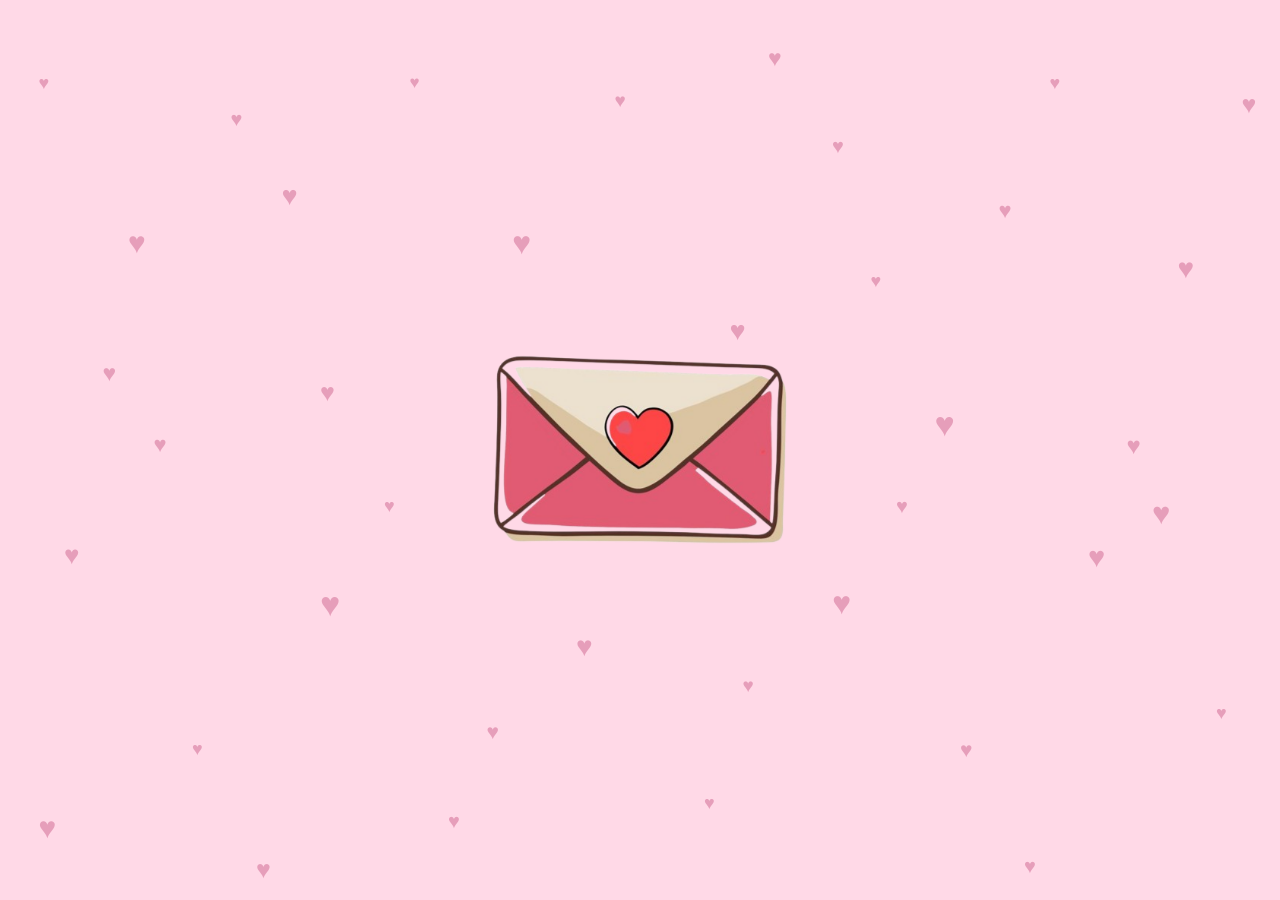
<file: index.html>
<!DOCTYPE html>
<html lang="pl">

<head>
    <meta charset="UTF-8">

    <meta
        name="viewport"
        content="width=device-width, initial-scale=1.0, maximum-scale=1.0, user-scalable=no"
    >

    <title>❤️</title>

    <!-- Czcionka -->
    <link rel="preconnect" href="https://fonts.googleapis.com">
    <link rel="preconnect" href="https://fonts.gstatic.com" crossorigin>

    <link
        href="https://fonts.googleapis.com/css2?family=Dancing+Script:wght@500;600;700&display=swap"
        rel="stylesheet"
    >

    <link rel="stylesheet" href="styl.css">
</head>

<body>

    <!-- ========================= -->
    <!-- SERDUSZKA W TLE -->
    <!-- ========================= -->

    <div class="hearts">

        <span>♥</span>
        <span>♥</span>
        <span>♥</span>
        <span>♥</span>
        <span>♥</span>
        <span>♥</span>
        <span>♥</span>
        <span>♥</span>
        <span>♥</span>
        <span>♥</span>
        <span>♥</span>
        <span>♥</span>
        <span>♥</span>
        <span>♥</span>
        <span>♥</span>
        <span>♥</span>
        <span>♥</span>
        <span>♥</span>
        <span>♥</span>
        <span>♥</span>
        <span>♥</span>
        <span>♥</span>
        <span>♥</span>
        <span>♥</span>
        <span>♥</span>
        <span>♥</span>
        <span>♥</span>
        <span>♥</span>
        <span>♥</span>
        <span>♥</span>
        <span>♥</span>
        <span>♥</span>
        <span>♥</span>
        <span>♥</span>
        <span>♥</span>
        <span>♥</span>
        <span>♥</span>
        <span>♥</span>
        <span>♥</span>
        <span>♥</span>

    </div>


    <!-- ========================= -->
    <!-- EKRAN STARTOWY -->
    <!-- ========================= -->

    <section id="startScreen" class="screen active">

        <img
            src="koperta.png"
            alt="Koperta"
            id="envelope"
            class="envelope"
        >

    </section>


    <!-- ========================= -->
    <!-- EKRAN Z PYTANIEM -->
    <!-- ========================= -->

    <section id="questionScreen" class="screen">

        <img
            src="cat-flowers-Photoroom.png"
            alt="Kot"
            class="cat-image"
        >

        <h1>
            Czy mogę zostać<br>
            twoim chłopakiem?
        </h1>

        <div class="buttons">

            <button
                id="yesButton"
                class="answer-button yes"
            >
                TAK
            </button>

            <button
                id="noButton"
                class="answer-button no"
            >
                NIE
            </button>

        </div>

    </section>


    <!-- ========================= -->
    <!-- EKRAN TAK -->
    <!-- ========================= -->

    <section id="yesScreen" class="screen">

        <img
            src="TAK.gif"
            alt="❤️"
            class="result-gif"
        >

    </section>


    <!-- ========================= -->
    <!-- EKRAN NIE -->
    <!-- ========================= -->

    <section id="noScreen" class="screen">

        <img
            src="200.gif"
            alt="Smutny kot"
            class="sad-cat"
        >

    </section>


    <!-- ========================= -->
    <!-- MUZYKA -->
    <!-- ========================= -->

    <audio
        id="yesMusic"
        src="Sunshine, Lollipops And Rainbows.mp3"
    ></audio>

    <audio
        id="noMusic"
        src="alone at the edge of a universe.mp3"
    ></audio>


    <!-- JAVASCRIPT -->

    <script src="skrypt.js"></script>

</body>

</html>
</file>
<file: styl.css>
/* ========================================= */
/* RESET */
/* ========================================= */

* {
    margin: 0;
    padding: 0;
    box-sizing: border-box;
}


/* ========================================= */
/* STRONA */
/* ========================================= */

html,
body {
    width: 100%;
    height: 100%;

    overflow: hidden;
}

body {
    position: relative;

    background: #ffd9e7;

    font-family: "Dancing Script", cursive;

    transition: filter 1s ease;
}


/* ========================================= */
/* SERDUSZKA */
/* ========================================= */

.hearts {
    position: fixed;

    inset: 0;

    width: 100%;
    height: 100%;

    overflow: hidden;

    pointer-events: none;

    z-index: 1;
}

.hearts span {
    position: absolute;

    color: #b83268;

    opacity: 0.35;

    animation: floating 4s ease-in-out infinite;
}


/* ========================================= */
/* POZYCJE SERDUSZEK */
/* ========================================= */

.hearts span:nth-child(1) {
    left: 3%;
    top: 8%;
    font-size: 18px;
}

.hearts span:nth-child(2) {
    left: 10%;
    top: 25%;
    font-size: 30px;
}

.hearts span:nth-child(3) {
    left: 18%;
    top: 12%;
    font-size: 20px;
}

.hearts span:nth-child(4) {
    left: 25%;
    top: 42%;
    font-size: 25px;
}

.hearts span:nth-child(5) {
    left: 32%;
    top: 8%;
    font-size: 17px;
}

.hearts span:nth-child(6) {
    left: 40%;
    top: 25%;
    font-size: 32px;
}

.hearts span:nth-child(7) {
    left: 48%;
    top: 10%;
    font-size: 19px;
}

.hearts span:nth-child(8) {
    left: 57%;
    top: 35%;
    font-size: 27px;
}

.hearts span:nth-child(9) {
    left: 65%;
    top: 15%;
    font-size: 20px;
}

.hearts span:nth-child(10) {
    left: 73%;
    top: 45%;
    font-size: 34px;
}

.hearts span:nth-child(11) {
    left: 82%;
    top: 8%;
    font-size: 18px;
}

.hearts span:nth-child(12) {
    left: 92%;
    top: 28%;
    font-size: 28px;
}

.hearts span:nth-child(13) {
    left: 5%;
    top: 60%;
    font-size: 26px;
}

.hearts span:nth-child(14) {
    left: 15%;
    top: 82%;
    font-size: 18px;
}

.hearts span:nth-child(15) {
    left: 25%;
    top: 65%;
    font-size: 34px;
}

.hearts span:nth-child(16) {
    left: 35%;
    top: 90%;
    font-size: 20px;
}

.hearts span:nth-child(17) {
    left: 45%;
    top: 70%;
    font-size: 28px;
}

.hearts span:nth-child(18) {
    left: 55%;
    top: 88%;
    font-size: 18px;
}

.hearts span:nth-child(19) {
    left: 65%;
    top: 65%;
    font-size: 32px;
}

.hearts span:nth-child(20) {
    left: 75%;
    top: 82%;
    font-size: 21px;
}

.hearts span:nth-child(21) {
    left: 85%;
    top: 60%;
    font-size: 29px;
}

.hearts span:nth-child(22) {
    left: 95%;
    top: 78%;
    font-size: 18px;
}

.hearts span:nth-child(23) {
    left: 12%;
    top: 48%;
    font-size: 22px;
}

.hearts span:nth-child(24) {
    left: 88%;
    top: 48%;
    font-size: 24px;
}

.hearts span:nth-child(25) {
    left: 50%;
    top: 50%;
    font-size: 16px;
}

.hearts span:nth-child(26) {
    left: 20%;
    top: 95%;
    font-size: 25px;
}

.hearts span:nth-child(27) {
    left: 80%;
    top: 95%;
    font-size: 20px;
}

.hearts span:nth-child(28) {
    left: 3%;
    top: 90%;
    font-size: 30px;
}

.hearts span:nth-child(29) {
    left: 97%;
    top: 10%;
    font-size: 25px;
}

.hearts span:nth-child(30) {
    left: 60%;
    top: 5%;
    font-size: 23px;
}

.hearts span:nth-child(31) {
    left: 30%;
    top: 55%;
    font-size: 18px;
}

.hearts span:nth-child(32) {
    left: 70%;
    top: 55%;
    font-size: 20px;
}

.hearts span:nth-child(33) {
    left: 42%;
    top: 48%;
    font-size: 25px;
}

.hearts span:nth-child(34) {
    left: 58%;
    top: 75%;
    font-size: 19px;
}

.hearts span:nth-child(35) {
    left: 8%;
    top: 40%;
    font-size: 23px;
}

.hearts span:nth-child(36) {
    left: 90%;
    top: 55%;
    font-size: 31px;
}

.hearts span:nth-child(37) {
    left: 38%;
    top: 80%;
    font-size: 21px;
}

.hearts span:nth-child(38) {
    left: 68%;
    top: 30%;
    font-size: 18px;
}

.hearts span:nth-child(39) {
    left: 22%;
    top: 20%;
    font-size: 27px;
}

.hearts span:nth-child(40) {
    left: 78%;
    top: 22%;
    font-size: 22px;
}


/* ========================================= */
/* ANIMACJA SERDUSZEK */
/* ========================================= */

@keyframes floating {

    0% {
        transform: translateY(0) rotate(-5deg);
    }

    50% {
        transform: translateY(-10px) rotate(5deg);
    }

    100% {
        transform: translateY(0) rotate(-5deg);
    }

}


/* ========================================= */
/* EKRANY */
/* ========================================= */

.screen {
    position: relative;

    z-index: 2;

    width: 100%;

    height: 100vh;
    height: 100dvh;

    display: none;

    flex-direction: column;

    justify-content: center;

    align-items: center;

    text-align: center;

    padding:
        env(safe-area-inset-top)
        20px
        env(safe-area-inset-bottom)
        20px;
}

.screen.active {
    display: flex;
}


/* ========================================= */
/* KOPERTA */
/* ========================================= */

.envelope {
    display: block;

    width: min(75vw, 380px);

    max-width: 90%;

    max-height: 65vh;

    object-fit: contain;

    cursor: pointer;

    user-select: none;

    -webkit-user-select: none;

    -webkit-tap-highlight-color: transparent;

    transition: transform 0.25s ease;
}

.envelope:active {
    transform: scale(0.94);
}


/* ========================================= */
/* KOT */
/* ========================================= */

.cat-image {
    display: block;

    width: min(82vw, 420px);

    max-width: 90%;

    max-height: 43vh;

    object-fit: contain;

    border-radius: 18px;

    margin-bottom: 18px;

    box-shadow:
        0 8px 25px rgba(100, 20, 50, 0.18);
}


/* ========================================= */
/* PYTANIE */
/* ========================================= */

h1 {
    color: #8f2854;

    font-size: clamp(29px, 8vw, 48px);

    line-height: 1.1;

    font-weight: 600;

    max-width: 95vw;

    margin-bottom: 22px;
}


/* ========================================= */
/* PRZYCISKI */
/* ========================================= */

.buttons {
    display: flex;

    flex-direction: row;

    justify-content: center;

    align-items: center;

    gap: 12px;

    width: 100%;
}

.answer-button {
    width: 38vw;

    max-width: 150px;

    min-height: 52px;

    border: none;

    border-radius: 14px;

    color: white;

    font-family: Arial, sans-serif;

    font-size: 17px;

    font-weight: bold;

    cursor: pointer;

    user-select: none;

    -webkit-user-select: none;

    -webkit-tap-highlight-color: transparent;

    transition:
        transform 0.15s ease,
        opacity 0.15s ease;
}


/* TAK */

.yes {
    background: #35a853;

    box-shadow:
        0 5px 15px rgba(53, 168, 83, 0.25);
}


/* NIE */

.no {
    background: #e53935;

    box-shadow:
        0 5px 15px rgba(229, 57, 53, 0.25);
}


/* Kliknięcie */

.answer-button:active {
    transform: scale(0.93);

    opacity: 0.85;
}


/* ========================================= */
/* GIF */
/* ========================================= */

.result-gif {
    display: block;

    width: min(90vw, 600px);

    max-width: 95%;

    max-height: 75vh;

    object-fit: contain;

    border-radius: 18px;
}


/* ========================================= */
/* SAD CAT */
/* ========================================= */

.sad-cat {
    display: block;

    width: min(88vw, 500px);

    max-width: 95%;

    max-height: 70vh;

    object-fit: contain;

    border-radius: 18px;
}


/* ========================================= */
/* TRYB "NIE" */
/* ========================================= */

body.sad-mode {
    background: #e6e6e6;
    transition: background 1s ease;
}


/* Złamane serduszka */

body.sad-mode .hearts span {
    color: #555555;
    opacity: 0.55;
    font-family: Arial, sans-serif;
}


/* Delikatnie ciemniejsze elementy tekstowe */

body.sad-mode h1 {
    color: #555555;
}
/* ========================================= */
/* MAŁE TELEFONY */
/* ========================================= */

@media (max-height: 700px) {

    .cat-image {
        max-height: 35vh;

        margin-bottom: 12px;
    }

    h1 {
        font-size: clamp(26px, 7vw, 36px);

        margin-bottom: 15px;
    }

    .answer-button {
        min-height: 48px;

        font-size: 16px;
    }
}


/* ========================================= */
/* BARDZO WĄSKIE TELEFONY */
/* ========================================= */

@media (max-width: 360px) {

    .cat-image {
        max-height: 36vh;
    }

    h1 {
        font-size: 27px;
    }

    .answer-button {
        width: 40vw;

        font-size: 15px;
    }
}
</file>
